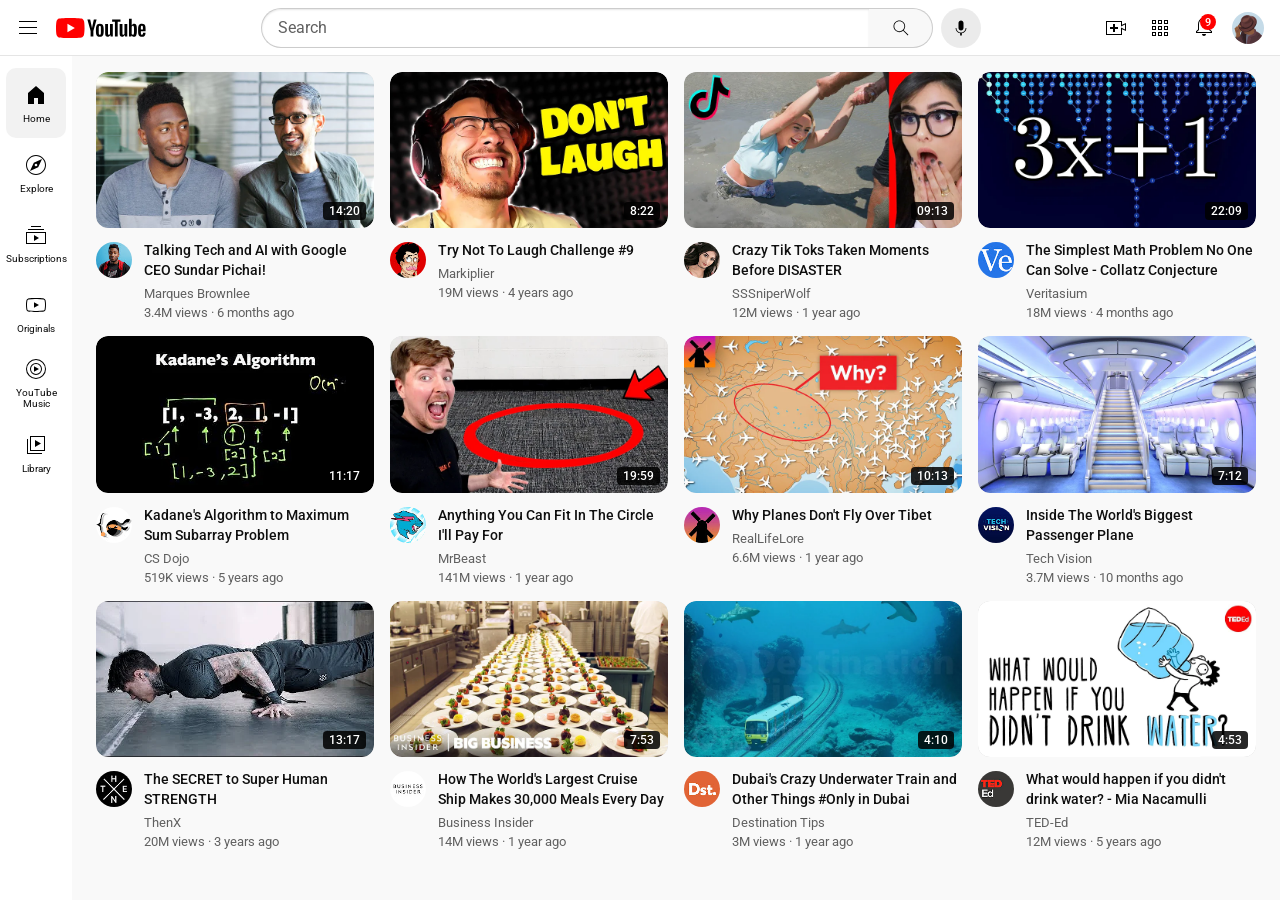
<file: index.html>
<!DOCTYPE html>
<html lang="en">
  <head>
    <meta charset="UTF-8" />
    <meta name="viewport" content="width=device-width, initial-scale=1.0" />
    <meta name="description" content="YouTube — Watch, share, and discover the world's videos." />
    <title>YouTube</title>

    <!-- Google Fonts -->
    <link rel="preconnect" href="https://fonts.googleapis.com" />
    <link rel="preconnect" href="https://fonts.gstatic.com" crossorigin />
    <link
      href="https://fonts.googleapis.com/css2?family=Roboto:wght@400;500;700&display=swap"
      rel="stylesheet"
    />

    <!-- Stylesheets (order matters: general → typography → components) -->
    <link rel="stylesheet" href="styles/general.css" />
    <link rel="stylesheet" href="styles/typography.css" />
    <link rel="stylesheet" href="styles/header.css" />
    <link rel="stylesheet" href="styles/sidebar.css" />
    <link rel="stylesheet" href="styles/preview.css" />
  </head>
  <body>

    <!-- ===================== HEADER ===================== -->
    <header class="header">
      <!-- Left: Hamburger + Logo -->
      <div class="left-section">
        <img class="hamburger-menu" src="icons/hamburger-menu.svg" alt="Open menu" />
        <img class="youtube-logo" src="icons/youtube-logo.svg" alt="YouTube" />
      </div>

      <!-- Middle: Search -->
      <div class="middle-section">
        <div class="search-form">
          <input
            class="search-bar"
            type="text"
            placeholder="Search"
            aria-label="Search YouTube"
          />
          <button class="search-btn" aria-label="Search">
            <img class="search-icon" src="icons/search.svg" alt="" />
            <div class="tooltip">Search</div>
          </button>
        </div>
        <button class="voice-search-btn" aria-label="Search with your voice">
          <img class="voice-icon" src="icons/voice-search-icon.svg" alt="" />
          <div class="tooltip">Search with your voice</div>
        </button>
      </div>

      <!-- Right: Action icons + User avatar -->
      <div class="right-section">
        <button class="icon-btn" aria-label="Create">
          <img src="icons/upload.svg" alt="" />
          <div class="tooltip">Create</div>
        </button>
        <button class="icon-btn" aria-label="YouTube apps">
          <img src="icons/youtube-apps.svg" alt="" />
          <div class="tooltip">YouTube apps</div>
        </button>
        <button class="icon-btn" aria-label="Notifications">
          <div class="notifications-container">
            <img src="icons/notifications.svg" alt="" />
            <div class="notifications-count">9</div>
          </div>
          <div class="tooltip">Notifications</div>
        </button>

        <img class="current-user" src="icons/me.jpg" alt="Your account" />
      </div>
    </header>

    <!-- ===================== SIDEBAR ===================== -->
    <nav class="sidebar">
      <div class="sidebar-link active">
        <img src="icons/home.svg" alt="" />
        <div>Home</div>
      </div>
      <div class="sidebar-link">
        <img src="icons/explore.svg" alt="" />
        <div>Explore</div>
      </div>
      <div class="sidebar-link">
        <img src="icons/subscriptions.svg" alt="" />
        <div>Subscriptions</div>
      </div>
      <div class="sidebar-link">
        <img src="icons/originals.svg" alt="" />
        <div>Originals</div>
      </div>
      <div class="sidebar-link">
        <img src="icons/youtube-music.svg" alt="" />
        <div>YouTube Music</div>
      </div>
      <div class="sidebar-link">
        <img src="icons/library.svg" alt="" />
        <div>Library</div>
      </div>
    </nav>

    <!-- ===================== VIDEO GRID ===================== -->
    <main class="video-grid">

      <!-- Video 1 -->
      <div class="video-preview">
        <div class="thumbnail-row">
          <img class="thumbnail" src="thumbails/thumbnail-1.webp" alt="Talking Tech and AI with Google CEO Sundar Pichai" />
          <div class="video-time">14:20</div>
        </div>
        <div class="video-info-grid">
          <div class="channel-picture">
            <img class="channel-photo" src="channel-pictures/channel-1.jpeg" alt="Marques Brownlee" />
          </div>
          <div class="video-info">
            <p class="video-title">Talking Tech and AI with Google CEO Sundar Pichai!</p>
            <p class="video-author">Marques Brownlee</p>
            <p class="video-stats">3.4M views &#183; 6 months ago</p>
          </div>
        </div>
      </div>

      <!-- Video 2 -->
      <div class="video-preview">
        <div class="thumbnail-row">
          <img class="thumbnail" src="thumbails/thumbnail-2.webp" alt="Try Not To Laugh Challenge #9" />
          <div class="video-time">8:22</div>
        </div>
        <div class="video-info-grid">
          <div class="channel-picture">
            <img class="channel-photo" src="channel-pictures/channel-2.jpeg" alt="Markiplier" />
          </div>
          <div class="video-info">
            <p class="video-title">Try Not To Laugh Challenge #9</p>
            <p class="video-author">Markiplier</p>
            <p class="video-stats">19M views &#183; 4 years ago</p>
          </div>
        </div>
      </div>

      <!-- Video 3 -->
      <div class="video-preview">
        <div class="thumbnail-row">
          <img class="thumbnail" src="thumbails/thumbnail-3.webp" alt="Crazy Tik Toks Taken Moments Before DISASTER" />
          <div class="video-time">09:13</div>
        </div>
        <div class="video-info-grid">
          <div class="channel-picture">
            <img class="channel-photo" src="channel-pictures/channel-3.jpeg" alt="SSSniperWolf" />
          </div>
          <div class="video-info">
            <p class="video-title">Crazy Tik Toks Taken Moments Before DISASTER</p>
            <p class="video-author">SSSniperWolf</p>
            <p class="video-stats">12M views &#183; 1 year ago</p>
          </div>
        </div>
      </div>

      <!-- Video 4 -->
      <div class="video-preview">
        <div class="thumbnail-row">
          <img class="thumbnail" src="thumbails/thumbnail-4.webp" alt="The Simplest Math Problem No One Can Solve - Collatz Conjecture" />
          <div class="video-time">22:09</div>
        </div>
        <div class="video-info-grid">
          <div class="channel-picture">
            <img class="channel-photo" src="channel-pictures/channel-4.jpeg" alt="Veritasium" />
          </div>
          <div class="video-info">
            <p class="video-title">The Simplest Math Problem No One Can Solve - Collatz Conjecture</p>
            <p class="video-author">Veritasium</p>
            <p class="video-stats">18M views &#183; 4 months ago</p>
          </div>
        </div>
      </div>

      <!-- Video 5 -->
      <div class="video-preview">
        <div class="thumbnail-row">
          <img class="thumbnail" src="thumbails/thumbnail-5.webp" alt="Kadane's Algorithm to Maximum Sum Subarray Problem" />
          <div class="video-time">11:17</div>
        </div>
        <div class="video-info-grid">
          <div class="channel-picture">
            <img class="channel-photo" src="channel-pictures/channel-5.jpeg" alt="CS Dojo" />
          </div>
          <div class="video-info">
            <p class="video-title">Kadane's Algorithm to Maximum Sum Subarray Problem</p>
            <p class="video-author">CS Dojo</p>
            <p class="video-stats">519K views &#183; 5 years ago</p>
          </div>
        </div>
      </div>

      <!-- Video 6 -->
      <div class="video-preview">
        <div class="thumbnail-row">
          <img class="thumbnail" src="thumbails/thumbnail-6.webp" alt="Anything You Can Fit In The Circle I'll Pay For" />
          <div class="video-time">19:59</div>
        </div>
        <div class="video-info-grid">
          <div class="channel-picture">
            <img class="channel-photo" src="channel-pictures/channel-6.jpeg" alt="MrBeast" />
          </div>
          <div class="video-info">
            <p class="video-title">Anything You Can Fit In The Circle I'll Pay For</p>
            <p class="video-author">MrBeast</p>
            <p class="video-stats">141M views &#183; 1 year ago</p>
          </div>
        </div>
      </div>

      <!-- Video 7 -->
      <div class="video-preview">
        <div class="thumbnail-row">
          <img class="thumbnail" src="thumbails/thumbnail-7.webp" alt="Why Planes Don't Fly Over Tibet" />
          <div class="video-time">10:13</div>
        </div>
        <div class="video-info-grid">
          <div class="channel-picture">
            <img class="channel-photo" src="channel-pictures/channel-7.jpeg" alt="RealLifeLore" />
          </div>
          <div class="video-info">
            <p class="video-title">Why Planes Don't Fly Over Tibet</p>
            <p class="video-author">RealLifeLore</p>
            <p class="video-stats">6.6M views &#183; 1 year ago</p>
          </div>
        </div>
      </div>

      <!-- Video 8 -->
      <div class="video-preview">
        <div class="thumbnail-row">
          <img class="thumbnail" src="thumbails/thumbnail-8.webp" alt="Inside The World's Biggest Passenger Plane" />
          <div class="video-time">7:12</div>
        </div>
        <div class="video-info-grid">
          <div class="channel-picture">
            <img class="channel-photo" src="channel-pictures/channel-8.jpeg" alt="Tech Vision" />
          </div>
          <div class="video-info">
            <p class="video-title">Inside The World's Biggest Passenger Plane</p>
            <p class="video-author">Tech Vision</p>
            <p class="video-stats">3.7M views &#183; 10 months ago</p>
          </div>
        </div>
      </div>

      <!-- Video 9 -->
      <div class="video-preview">
        <div class="thumbnail-row">
          <img class="thumbnail" src="thumbails/thumbnail-9.webp" alt="The SECRET to Super Human STRENGTH" />
          <div class="video-time">13:17</div>
        </div>
        <div class="video-info-grid">
          <div class="channel-picture">
            <img class="channel-photo" src="channel-pictures/channel-9.jpeg" alt="ThenX" />
          </div>
          <div class="video-info">
            <p class="video-title">The SECRET to Super Human STRENGTH</p>
            <p class="video-author">ThenX</p>
            <p class="video-stats">20M views &#183; 3 years ago</p>
          </div>
        </div>
      </div>

      <!-- Video 10 -->
      <div class="video-preview">
        <div class="thumbnail-row">
          <img class="thumbnail" src="thumbails/thumbnail-10.webp" alt="How The World's Largest Cruise Ship Makes 30,000 Meals Every Day" />
          <div class="video-time">7:53</div>
        </div>
        <div class="video-info-grid">
          <div class="channel-picture">
            <img class="channel-photo" src="channel-pictures/channel-10.jpeg" alt="Business Insider" />
          </div>
          <div class="video-info">
            <p class="video-title">How The World's Largest Cruise Ship Makes 30,000 Meals Every Day</p>
            <p class="video-author">Business Insider</p>
            <p class="video-stats">14M views &#183; 1 year ago</p>
          </div>
        </div>
      </div>

      <!-- Video 11 -->
      <div class="video-preview">
        <div class="thumbnail-row">
          <img class="thumbnail" src="thumbails/thumbnail-11.webp" alt="Dubai's Crazy Underwater Train and Other Things #Only in Dubai" />
          <div class="video-time">4:10</div>
        </div>
        <div class="video-info-grid">
          <div class="channel-picture">
            <img class="channel-photo" src="channel-pictures/channel-11.jpeg" alt="Destination Tips" />
          </div>
          <div class="video-info">
            <p class="video-title">Dubai's Crazy Underwater Train and Other Things #Only in Dubai</p>
            <p class="video-author">Destination Tips</p>
            <p class="video-stats">3M views &#183; 1 year ago</p>
          </div>
        </div>
      </div>

      <!-- Video 12 -->
      <div class="video-preview">
        <div class="thumbnail-row">
          <img class="thumbnail" src="thumbails/thumbnail-12.webp" alt="What would happen if you didn't drink water? - Mia Nacamulli" />
          <div class="video-time">4:53</div>
        </div>
        <div class="video-info-grid">
          <div class="channel-picture">
            <img class="channel-photo" src="channel-pictures/channel-12.jpeg" alt="TED-Ed" />
          </div>
          <div class="video-info">
            <p class="video-title">What would happen if you didn't drink water? - Mia Nacamulli</p>
            <p class="video-author">TED-Ed</p>
            <p class="video-stats">12M views &#183; 5 years ago</p>
          </div>
        </div>
      </div>

    </main>
  </body>
</html>
</file>
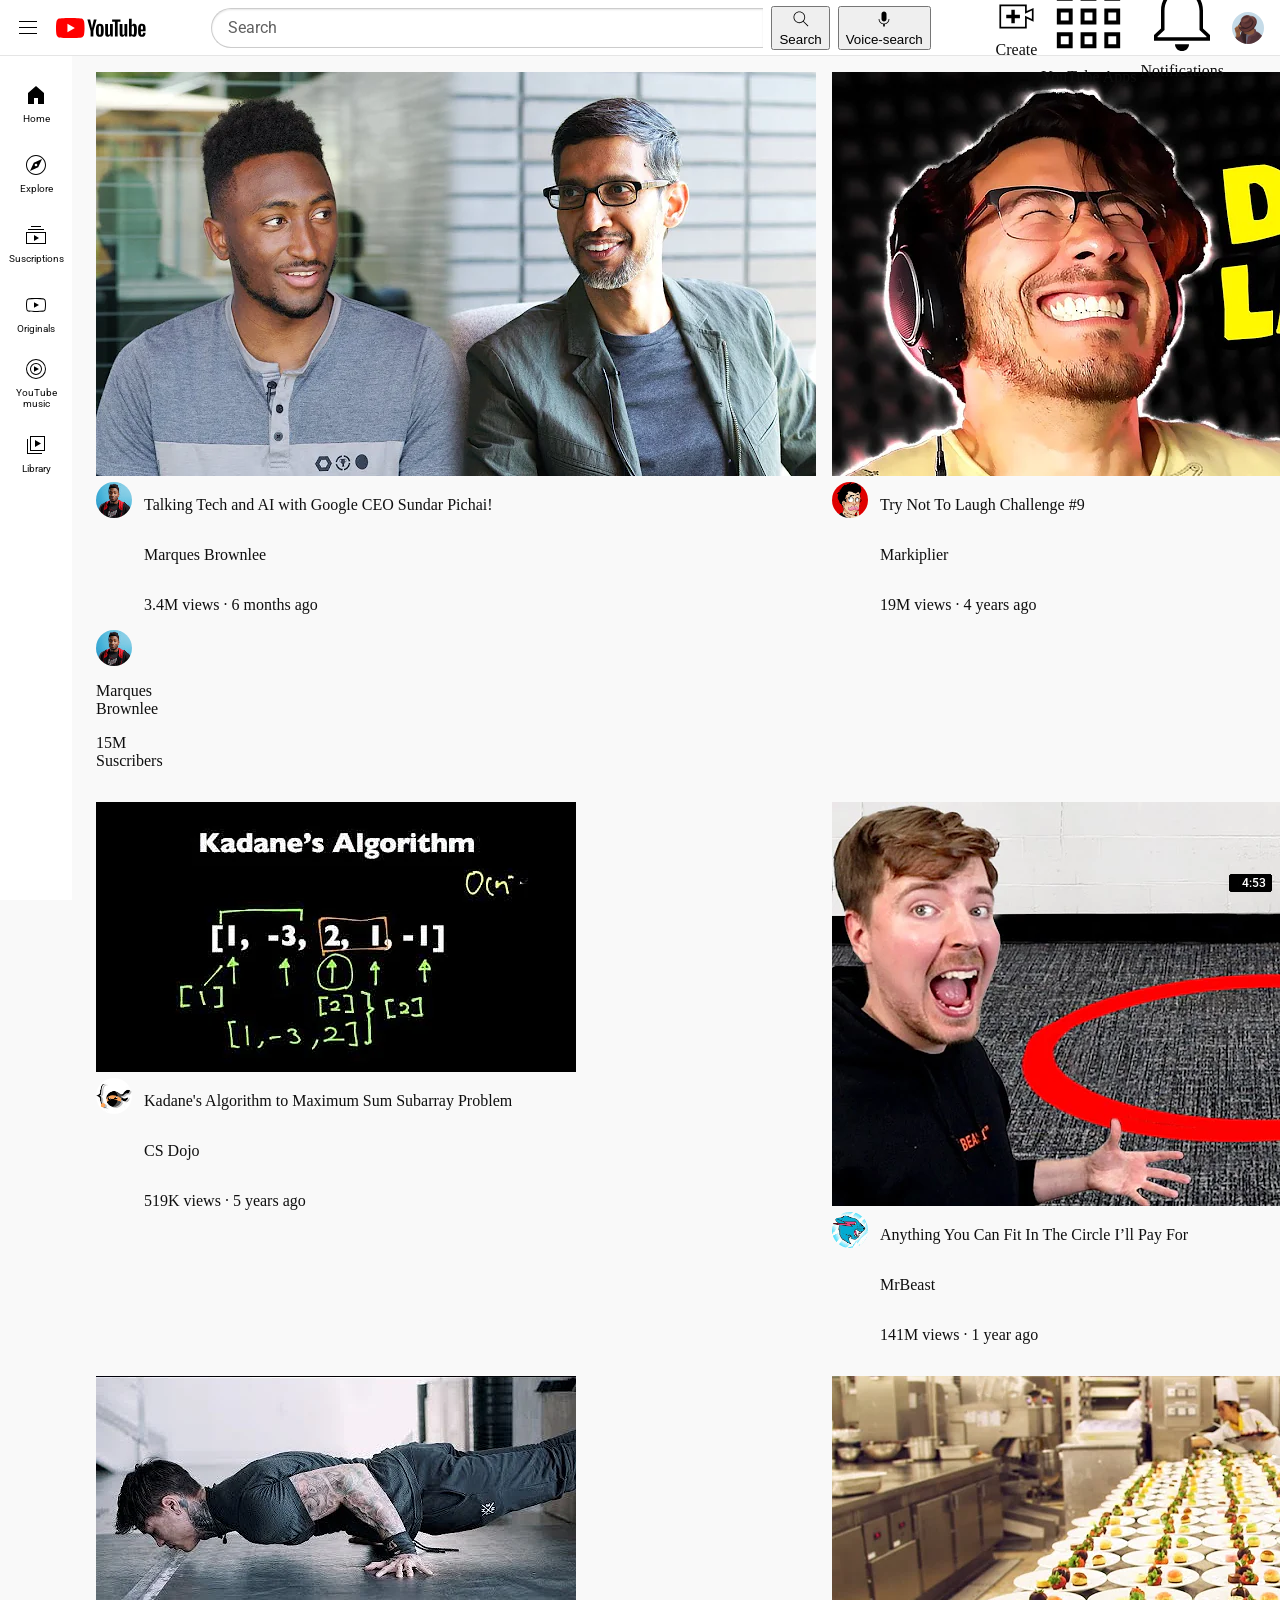
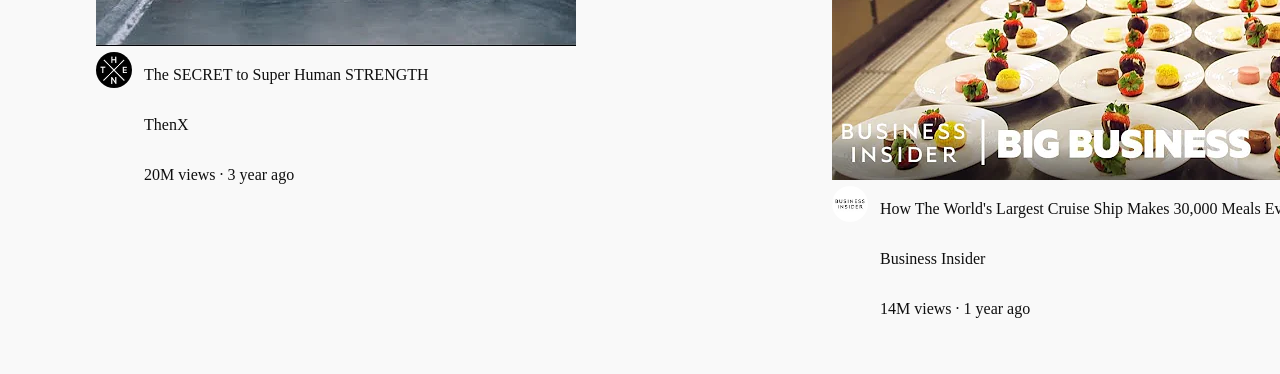
<file: youtube-project.html>
<!DOCTYPE html>
<html lang="en">
  <head>
    <meta charset="UTF-8" />
    <meta name="viewport" content="width=device-width, initial-scale=1.0" />
    <link rel="stylesheet" href="styles/preview.css" />
    <link rel="stylesheet" href="styles/header.css" />
    <link rel="stylesheet" href="styles/general.css" />
    <link rel="stylesheet" href="styles/sidebar.css" />
    <title>YOUTUBE</title>

    <link rel="preconnect" href="https://fonts.googleapis.com" />
    <link rel="preconnect" href="https://fonts.gstatic.com" crossorigin />
    <link
      href="https://fonts.googleapis.com/css2?family=Roboto:wght@400;500;700&display=swap"
      rel="stylesheet"
    />
  </head>
  <body>
    <div class="header">
      <div class="left-section">
        <img class="hamburger-menu" src="icons/hamburger-menu.svg" alt="menu" />
        <img class="youtube-logo" src="icons/youtube-logo.svg" alt="logo" />
      </div>

      <div class="middle-section">
        <input class="search-bar" type="text" placeholder="Search" />
        <button class="search">
          <img class="search-icon" src="icons/search.svg" alt="search" />
          <div class="tooltip">Search</div>
        </button>
        <button class="voice-search">
          <img
            class="voice-icon"
            src="icons/voice-search-icon.svg"
            alt="voice-search"
          />
          <div class="tooltip">Voice-search</div>
        </button>
      </div>

      <div class="right-section">
        <div class="container">
          <img class="upload" src="icons/upload.svg" alt="create" />
          <div class="tooltip">Create</div>
        </div>
        <div class="container">
          <img class="apps" src="icons/youtube-apps.svg" alt="apps" />
          <div class="tooltip">YouTube Apps</div>
        </div>
        <div class="container">
          <div class="notifications-container">
            <img
              class="notifications"
              src="icons/notifications.svg"
              alt="notifications"
            />
            <div class="notifications-count">9</div>
          </div>
          <div class="tooltip">Notifications</div>
        </div>

        <img class="current-user" src="icons/me.jpg" alt="dev" />
      </div>
    </div>

    <div class="sidebar">
      <div class="sidebar-link">
        <img src="icons/home.svg" alt="" />
        <div>Home</div>
      </div>
      <div class="sidebar-link">
        <img src="icons/explore.svg" alt="" />
        <div>Explore</div>
      </div>
      <div class="sidebar-link">
        <img src="icons/subscriptions.svg" alt="" />
        <div>Suscriptions</div>
      </div>
      <div class="sidebar-link">
        <img src="icons/originals.svg" alt="" />
        <div>Originals</div>
      </div>
      <div class="sidebar-link">
        <img src="icons/youtube-music.svg" alt="" />
        <div>YouTube music</div>
      </div>
      <div class="sidebar-link">
        <img src="icons/library.svg" alt="library" />
        <div>Library</div>
      </div>
    </div>

    <div class="video-grid">
      <div class="video-preview">
        <div class="thumbail-row">
          <img class="thumbail" src="thumbails/thumbnail-1.webp" alt="1" />
          <div class="video-time">14:20</div>
        </div>
        <div class="video-info-grid">
          <div class="channel-picture">
            <img
              class="channel-photo"
              src="channel-pictures/channel-1.jpeg"
              alt="profil 1"
            />
          </div>
          <div class="video-info">
            <p class="video-title">
              Talking Tech and AI with Google CEO Sundar Pichai!
            </p>
            <p class="video-author">Marques Brownlee</p>
            <p class="video-stats">3.4M views &#183; 6 months ago</p>
          </div>
          <div class="channel-info">
            <div>
              <img
                class="channel-photo"
                src="channel-pictures/channel-1.jpeg"
                alt="profil 1"
              />
            </div>
            <div class="channel-stats">
              <p>Marques Brownlee</p>
              <p>15M Suscribers</p>
            </div>
          </div>
        </div>
      </div>

      <div class="video-preview">
        <div class="thumbail-row">
          <img class="thumbail" src="thumbails/thumbnail-2.webp" alt="2" />
          <div class="video-time">8:22</div>
        </div>
        <div class="video-info-grid">
          <div class="channel-picture">
            <img
              class="channel-photo"
              src="channel-pictures/channel-2.jpeg"
              alt="profil 1"
            />
          </div>
          <div class="video-info">
            <p class="video-title">Try Not To Laugh Challenge #9</p>
            <p class="video-author">Markiplier</p>
            <p class="video-stats">19M views &#183; 4 years ago</p>
          </div>
        </div>
      </div>

      <div class="video-preview">
        <div class="thumbail-row">
          <img class="thumbail" src="thumbails/thumbnail-3.webp" alt="3" />
          <div class="video-time">09:13</div>
        </div>
        <div class="video-info-grid">
          <div class="channel-picture">
            <img
              class="channel-photo"
              src="channel-pictures/channel-3.jpeg"
              alt="profil 1"
            />
          </div>
          <div class="video-info">
            <p class="video-title">
              Crazy Tik Toks Taken Moments Before DISASTER
            </p>
            <p class="video-author">SSSniperWolf</p>
            <p class="video-stats">12M views &#183; 1 year ago</p>
          </div>
        </div>
      </div>

      <div class="video-preview">
        <div class="thumbail-row">
          <img class="thumbail" src="thumbails/thumbnail-4.webp" alt="4" />
          <div class="video-time">22:09</div>
        </div>
        <div class="video-info-grid">
          <div class="channel-picture">
            <img
              class="channel-photo"
              src="channel-pictures/channel-4.jpeg"
              alt="profil 1"
            />
          </div>
          <div class="video-info">
            <p class="video-title">
              The Simplest Math Problem No One Can Solve - Collatz Conjecture
            </p>
            <p class="video-author">Veritasium</p>
            <p class="video-stats">18M views &#183; 4 months ago</p>
          </div>
        </div>
      </div>
      <div class="video-preview">
        <div class="thumbail-row">
          <img class="thumbail" src="thumbails/thumbnail-5.webp" alt="1" />
          <div class="video-time">11:17</div>
        </div>
        <div class="video-info-grid">
          <div class="channel-picture">
            <img
              class="channel-photo"
              src="channel-pictures/channel-5.jpeg"
              alt="profil 1"
            />
          </div>
          <div class="video-info">
            <p class="video-title">
              Kadane's Algorithm to Maximum Sum Subarray Problem
            </p>
            <p class="video-author">CS Dojo</p>
            <p class="video-stats">519K views &#183; 5 years ago</p>
          </div>
        </div>
      </div>

      <div class="video-preview">
        <div class="thumbail-row">
          <img class="thumbail" src="thumbails/thumbnail-6.webp" alt="1" />
          <div class="video-time">19:59</div>
        </div>
        <div class="video-info-grid">
          <div class="channel-picture">
            <img
              class="channel-photo"
              src="channel-pictures/channel-6.jpeg"
              alt="profil 1"
            />
          </div>
          <div class="video-info">
            <p class="video-title">
              Anything You Can Fit In The Circle I’ll Pay For
            </p>
            <p class="video-author">MrBeast</p>
            <p class="video-stats">141M views &#183; 1 year ago</p>
          </div>
        </div>
      </div>

      <div class="video-preview">
        <div class="thumbail-row">
          <img class="thumbail" src="thumbails/thumbnail-7.webp" alt="1" />
          <div class="video-time">10:13</div>
        </div>
        <div class="video-info-grid">
          <div class="channel-picture">
            <img
              class="channel-photo"
              src="channel-pictures/channel-7.jpeg"
              alt="profil 1"
            />
          </div>
          <div class="video-info">
            <p class="video-title">Why Planes Don't Fly Over Tibet</p>
            <p class="video-author">RealLifeLore</p>
            <p class="video-stats">6.6M views &#183; 1 year ago</p>
          </div>
        </div>
      </div>

      <div class="video-preview">
        <div class="thumbail-row">
          <img class="thumbail" src="thumbails/thumbnail-8.webp" alt="1" />
          <div class="video-time">7:12</div>
        </div>
        <div class="video-info-grid">
          <div class="channel-picture">
            <img
              class="channel-photo"
              src="channel-pictures/channel-8.jpeg"
              alt="profil 1"
            />
          </div>
          <div class="video-info">
            <p class="video-title">
              Inside The World's Biggest Passenger Plane
            </p>
            <p class="video-author">Tech Vision</p>
            <p class="video-stats">3.7M views &#183; 10 months ago</p>
          </div>
        </div>
      </div>
      <div class="video-preview">
        <div class="thumbail-row">
          <img class="thumbail" src="thumbails/thumbnail-9.webp" alt="1" />
          <div class="video-time">13:17</div>
        </div>
        <div class="video-info-grid">
          <div class="channel-picture">
            <img
              class="channel-photo"
              src="channel-pictures/channel-9.jpeg"
              alt="profil 1"
            />
          </div>
          <div class="video-info">
            <p class="video-title">The SECRET to Super Human STRENGTH</p>
            <p class="video-author">ThenX</p>
            <p class="video-stats">20M views &#183; 3 year ago</p>
          </div>
        </div>
      </div>

      <div class="video-preview">
        <div class="thumbail-row">
          <img class="thumbail" src="thumbails/thumbnail-10.webp" alt="1" />
          <div class="video-time">7:53</div>
        </div>
        <div class="video-info-grid">
          <div class="channel-picture">
            <img
              class="channel-photo"
              src="channel-pictures/channel-10.jpeg"
              alt="profil 1"
            />
          </div>
          <div class="video-info">
            <p class="video-title">
              How The World's Largest Cruise Ship Makes 30,000 Meals Every Day
            </p>
            <p class="video-author">Business Insider</p>
            <p class="video-stats">14M views &#183; 1 year ago</p>
          </div>
        </div>
      </div>

      <div class="video-preview">
        <div class="thumbail-row">
          <img class="thumbail" src="thumbails/thumbnail-11.webp" alt="1" />
          <div class="video-time">4:10</div>
        </div>
        <div class="video-info-grid">
          <div class="channel-picture">
            <img
              class="channel-photo"
              src="channel-pictures/channel-11.jpeg"
              alt="profil 1"
            />
          </div>
          <div class="video-info">
            <p class="video-title">
              Dubai's Crazy Underwater Train and Other Things #Only in Dubai
            </p>
            <p class="video-author">Destination Tips</p>
            <p class="video-stats">3M views &#183; 1 year ago</p>
          </div>
        </div>
      </div>

      <div class="video-preview">
        <div class="thumbail-row">
          <img class="thumbail" src="thumbails/thumbnail-12.webp" alt="1" />
          <div class="video-time">4:53</div>
        </div>
        <div class="video-info-grid">
          <div class="channel-picture">
            <img
              class="channel-photo"
              src="channel-pictures/channel-12.jpeg"
              alt="profil 1"
            />
          </div>
          <div class="video-info">
            <p class="video-title">
              What would happen if you didn’t drink water? - Mia Nacamulli
            </p>
            <p class="video-author">TED-Ed</p>
            <p class="video-stats">12M views &#183; 5 years ago</p>
          </div>
        </div>
      </div>
    </div>
  </body>
</html>
</file>
<file: styles/general.css>
/* =========================================
   GENERAL — CSS Variables, Reset, Base
   ========================================= */

/* ---- Design Tokens ---- */
:root {
  --yt-red: #ff0000;
  --yt-text-primary: #0f0f0f;
  --yt-text-secondary: #606060;
  --yt-bg: #f9f9f9;
  --yt-white: #ffffff;
  --yt-border: #e5e5e5;
  --yt-hover-bg: #f2f2f2;
  --yt-icon-hover: rgba(0, 0, 0, 0.08);
  --yt-header-height: 56px;
  --yt-sidebar-width: 72px;
  --yt-avatar-size: 32px;
}

/* ---- Box-sizing Reset ---- */
*,
*::before,
*::after {
  box-sizing: border-box;
}

/* ---- Base Body ---- */
body {
  margin: 0;
  padding-top: calc(var(--yt-header-height) + 16px);
  padding-left: calc(var(--yt-sidebar-width) + 24px);
  padding-right: 24px;
  padding-bottom: 40px;
  background-color: var(--yt-bg);
  color: var(--yt-text-primary);
}

/* ---- Shared: Circular Avatar ---- */
.avatar {
  width: var(--yt-avatar-size);
  height: var(--yt-avatar-size);
  border-radius: 50%;
  object-fit: cover;
  flex-shrink: 0;
}
</file>
<file: styles/typography.css>
/* =========================================
   TYPOGRAPHY
   Global font rules and text styles
   ========================================= */

/* Base font stack */
body,
input,
button {
  font-family: "Roboto", Arial, sans-serif;
}

/* Video title — 2-line clamp */
.video-title {
  font-size: 14px;
  font-weight: 500;
  line-height: 20px;
  color: var(--yt-text-primary);
  margin: 0 0 6px 0;
  display: -webkit-box;
  -webkit-line-clamp: 2;
  line-clamp: 2; /* standard property for future compatibility */
  -webkit-box-orient: vertical;
  overflow: hidden;
}

/* Channel name under video */
.video-author {
  font-size: 13px;
  font-weight: 400;
  color: var(--yt-text-secondary);
  margin: 0 0 4px 0;
}

/* View count + upload time */
.video-stats {
  font-size: 13px;
  font-weight: 400;
  color: var(--yt-text-secondary);
  margin: 0;
}
</file>
<file: styles/header.css>
/* =========================================
   HEADER — Fixed top navigation bar
   ========================================= */

.header {
  position: fixed;
  top: 0;
  left: 0;
  right: 0;
  height: var(--yt-header-height);
  background-color: var(--yt-white);
  border-bottom: 1px solid var(--yt-border);
  display: flex;
  align-items: center;
  justify-content: space-between;
  padding: 0 16px;
  z-index: 100;
  gap: 8px;
}

/* ---- Left Section: Hamburger + Logo ---- */
.left-section {
  display: flex;
  align-items: center;
  gap: 16px;
  flex-shrink: 0;
}

.hamburger-menu {
  width: 24px;
  height: 24px;
  cursor: pointer;
  border-radius: 50%;
  /* Padding applied as outline so it doesn't shrink the image (border-box) */
  outline: 8px solid transparent;
  transition: outline-color 0.15s;
}

.hamburger-menu:hover {
  outline-color: var(--yt-icon-hover);
}

.youtube-logo {
  height: 20px;
  cursor: pointer;
}

/* ---- Middle Section: Search ---- */
.middle-section {
  display: flex;
  align-items: center;
  flex: 1;
  max-width: 720px;
  margin: 0 auto;
  gap: 8px;
}

.search-form {
  display: flex;
  align-items: center;
  flex: 1;
}

.search-bar {
  flex: 1;
  height: 40px;
  font-family: "Roboto", Arial, sans-serif;
  font-size: 16px;
  padding: 0 16px;
  border: 1px solid #ccc;
  border-right: none;
  border-radius: 40px 0 0 40px;
  background-color: var(--yt-white);
  color: var(--yt-text-primary);
  outline: none;
  transition: border-color 0.15s, box-shadow 0.15s;
  box-shadow: inset 0 1px 2px rgba(0, 0, 0, 0.1);
}

.search-bar:focus {
  border-color: #1c62b9;
  box-shadow: inset 0 1px 3px rgba(28, 98, 185, 0.3);
}

.search-bar::placeholder {
  color: var(--yt-text-secondary);
  font-size: 16px;
}

.search-btn {
  height: 40px;
  width: 64px;
  background-color: #f8f8f8;
  border: 1px solid #ccc;
  border-left: none;
  border-radius: 0 40px 40px 0;
  cursor: pointer;
  display: flex;
  align-items: center;
  justify-content: center;
  transition: background-color 0.15s;
  flex-shrink: 0;
}

.search-btn:hover {
  background-color: #e8e8e8;
}

.search-icon {
  width: 20px;
  height: 20px;
}

/* Voice search button */
.voice-search-btn {
  width: 40px;
  height: 40px;
  border-radius: 50%;
  border: none;
  background-color: var(--yt-icon-hover);
  cursor: pointer;
  display: flex;
  align-items: center;
  justify-content: center;
  flex-shrink: 0;
  transition: background-color 0.15s;
}

.voice-search-btn:hover {
  background-color: #e0e0e0;
}

.voice-icon {
  width: 20px;
  height: 20px;
}

/* ---- Right Section: Icons + Avatar ---- */
.right-section {
  display: flex;
  align-items: center;
  gap: 4px;
  flex-shrink: 0;
}

/* Generic icon button wrapper */
.icon-btn {
  position: relative;
  width: 40px;
  height: 40px;
  border-radius: 50%;
  background: none;
  border: none;
  cursor: pointer;
  display: flex;
  align-items: center;
  justify-content: center;
  transition: background-color 0.15s;
}

.icon-btn:hover {
  background-color: var(--yt-icon-hover);
}

.icon-btn img {
  width: 24px;
  height: 24px;
}

/* Notification badge */
.notifications-container {
  position: relative;
}

.notifications-count {
  position: absolute;
  top: 0px;
  right: 0px;
  min-width: 16px;
  height: 16px;
  background-color: var(--yt-red);
  color: var(--yt-white);
  font-size: 11px;
  font-weight: 500;
  border-radius: 8px;
  padding: 0 4px;
  display: flex;
  align-items: center;
  justify-content: center;
  pointer-events: none;
}

/* User avatar */
.current-user {
  width: 32px;
  height: 32px;
  border-radius: 50%;
  object-fit: cover;
  cursor: pointer;
  margin-left: 4px;
}

/* ---- Tooltips ---- */
.icon-btn .tooltip,
.voice-search-btn .tooltip,
.search-btn .tooltip {
  position: absolute;
  top: calc(100% + 8px);
  left: 50%;
  transform: translateX(-50%);
  background-color: rgba(37, 37, 37, 0.9);
  color: var(--yt-white);
  font-size: 12px;
  font-family: "Roboto", Arial, sans-serif;
  white-space: nowrap;
  padding: 4px 8px;
  border-radius: 4px;
  opacity: 0;
  pointer-events: none;
  transition: opacity 0.15s;
  z-index: 200;
}

.icon-btn:hover .tooltip,
.voice-search-btn:hover .tooltip,
.search-btn:hover .tooltip {
  opacity: 1;
}
</file>
<file: styles/sidebar.css>
/* =========================================
   SIDEBAR — Fixed left navigation panel
   ========================================= */

.sidebar {
  position: fixed;
  top: var(--yt-header-height);
  left: 0;
  bottom: 0;
  width: var(--yt-sidebar-width);
  background-color: var(--yt-white);
  display: flex;
  flex-direction: column;
  padding-top: 12px;
  overflow-y: auto;
  z-index: 90;
}

/* ---- Sidebar link item ---- */
.sidebar-link {
  display: flex;
  flex-direction: column;
  align-items: center;
  justify-content: center;
  height: 70px;
  padding: 0 12px;
  cursor: pointer;
  border-radius: 10px;
  margin: 0 6px;
  transition: background-color 0.1s;
  text-decoration: none;
  color: var(--yt-text-primary);
}

.sidebar-link:hover {
  background-color: var(--yt-hover-bg);
}

.sidebar-link.active {
  background-color: var(--yt-hover-bg);
}

/* Icon */
.sidebar-link img {
  width: 24px;
  height: 24px;
  margin-bottom: 6px;
}

/* Label */
.sidebar-link div {
  font-family: "Roboto", Arial, sans-serif;
  font-size: 10px;
  font-weight: 400;
  color: var(--yt-text-primary);
  text-align: center;
}
</file>
<file: styles/preview.css>
/* =========================================
   VIDEO CARDS — Thumbnails, info, grid
   ========================================= */

/* ---- Responsive Video Grid ---- */
.video-grid {
  display: grid;
  gap: 16px 16px;
  grid-template-columns: repeat(4, 1fr);
}

@media (max-width: 600px) {
  .video-grid {
    grid-template-columns: 1fr;
  }
}

@media (min-width: 601px) and (max-width: 900px) {
  .video-grid {
    grid-template-columns: repeat(2, 1fr);
  }
}

@media (min-width: 901px) and (max-width: 1200px) {
  .video-grid {
    grid-template-columns: repeat(3, 1fr);
  }
}

@media (min-width: 1201px) {
  .video-grid {
    grid-template-columns: repeat(4, 1fr);
  }
}

/* ---- Individual Video Card ---- */
.video-preview {
  cursor: pointer;
  display: flex;
  flex-direction: column;
  gap: 0;
}

/* ---- Thumbnail Row ---- */
.thumbnail-row {
  position: relative;
  margin-bottom: 12px;
  border-radius: 12px;
  overflow: hidden;
  background-color: #e0e0e0; /* fallback while image loads */
}

.thumbnail {
  width: 100%;
  aspect-ratio: 16 / 9;
  object-fit: cover;
  display: block;
  border-radius: 12px;
  transition: transform 0.2s ease;
}

.video-preview:hover .thumbnail {
  transform: scale(1.02);
}

/* Video duration badge */
.video-time {
  position: absolute;
  bottom: 8px;
  right: 8px;
  background-color: rgba(0, 0, 0, 0.85);
  color: #ffffff;
  font-size: 12px;
  font-weight: 500;
  font-family: "Roboto", Arial, sans-serif;
  padding: 2px 6px;
  border-radius: 4px;
  pointer-events: none;
}

/* ---- Video Info Row (avatar + text) ---- */
.video-info-grid {
  display: grid;
  grid-template-columns: 36px 1fr;
  column-gap: 12px;
  align-items: flex-start;
}

/* ---- Channel Avatar ---- */
.channel-picture {
  padding-top: 2px;
}

.channel-photo {
  width: 36px;
  height: 36px;
  border-radius: 50%;
  object-fit: cover;
  display: block;
}

/* ---- Video Text Info ---- */
.video-info {
  display: flex;
  flex-direction: column;
}

/* .video-title, .video-author, .video-stats are in typography.css */
</file>
